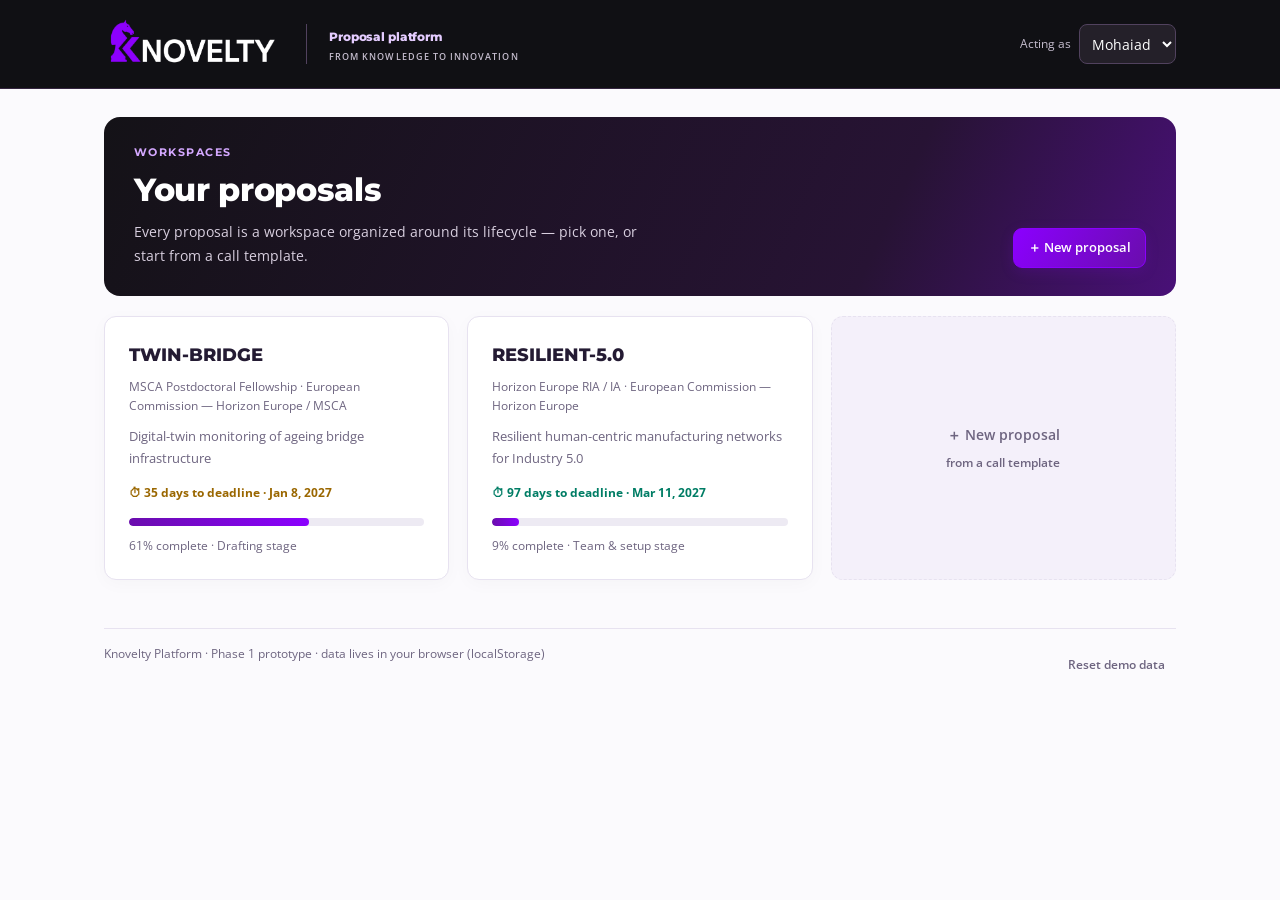
<file: index.html>
<!DOCTYPE html>
<html lang="en">
<head>
  <meta charset="UTF-8">
  <meta name="viewport" content="width=device-width, initial-scale=1.0">
  <title>Knovelty Platform — Proposals</title>
  <meta name="robots" content="noindex">
  <link rel="preconnect" href="https://fonts.googleapis.com">
  <link rel="preconnect" href="https://fonts.gstatic.com" crossorigin>
  <link href="https://fonts.googleapis.com/css2?family=Montserrat:wght@600;700;800&family=Open+Sans:wght@400;600;700&display=swap" rel="stylesheet">
  <link rel="icon" type="image/png" href="images/Logo-violette hourse.png">
  <link rel="stylesheet" href="css/platform.css">
</head>
<body>
  <a class="skip-link" href="#main-content">Skip to content</a>

  <header class="topbar">
    <div class="topbar-inner">
      <a class="brand" href="index.html">
        <img src="images/Logo-violette hourse-white text.png" alt="Knovelty">
        <span>
          <span class="b-name"><span>Proposal platform</span></span>
          <span class="b-tag">From knowledge to innovation</span>
        </span>
      </a>
      <div class="spacer"></div>
      <div class="acting">
        <span>Acting as</span>
        <select id="user-switch" aria-label="Switch demo user"></select>
      </div>
    </div>
  </header>

  <main class="wrap" id="main-content" tabindex="-1">
    <div class="page-head">
      <div>
        <div class="eyebrow">Workspaces</div>
        <h1>Your proposals</h1>
        <div class="sub">Every proposal is a workspace organized around its lifecycle — pick one, or start from a call template.</div>
      </div>
      <button class="btn primary" id="new-proposal-btn">＋ New proposal</button>
    </div>

    <div class="card-grid" id="proposal-grid"></div>

    <div class="foot-note">
      <span>Knovelty Platform · Phase 1 prototype · data lives in your browser (localStorage)</span>
      <button class="btn ghost small danger" id="reset-demo">Reset demo data</button>
    </div>
  </main>

  <div id="modal-root"></div>

  <script src="js/templates.js"></script>
  <script src="js/store.js"></script>
  <script src="js/app.js"></script>
</body>
</html>
</file>
<file: css/platform.css>
/* Knovelty Platform — self-contained stylesheet.
   Inherits only the brand identity (colors, type) from the Knovelty site;
   shares no files with it. */

:root {
  --bg: #FBFAFD;
  --surface: #FFFFFF;
  --surface-2: #F4F1FA;
  --ink: #241B33;
  --muted: #6E6580;
  --line: #E7E2F0;
  --brand: #7A00E6;
  --brand-vivid: #8B00FF;
  --brand-deep: #6A0DAD;
  --brand-soft: #F1E6FF;
  --teal: #00997A;
  --teal-soft: #D9F6EE;
  --amber: #9A6700;
  --amber-soft: #FBEED2;
  --red: #B3261E;
  --red-soft: #FBE3E1;
  --grey-chip: #EDEAF3;
  --shadow: 0 1px 3px rgba(36, 27, 51, 0.08), 0 8px 24px rgba(36, 27, 51, 0.06);
  --radius: 12px;
}

* { box-sizing: border-box; }
body {
  margin: 0;
  background: var(--bg);
  color: var(--ink);
  font-family: "Open Sans", "Segoe UI", system-ui, sans-serif;
  font-size: 15px;
  line-height: 1.55;
  -webkit-font-smoothing: antialiased;
}
h1, h2, h3, h4 { font-family: "Montserrat", "Segoe UI", system-ui, sans-serif; line-height: 1.2; margin: 0; }
button { font-family: inherit; cursor: pointer; }
input, select, textarea { font-family: inherit; font-size: 0.9rem; }
:focus-visible { outline: 2px solid var(--brand); outline-offset: 2px; }

.wrap { max-width: 1120px; margin: 0 auto; padding: 0 24px 80px; }

/* ---------- top bar ---------- */
.topbar {
  background: var(--surface);
  border-bottom: 1px solid var(--line);
  position: sticky; top: 0; z-index: 40;
}
.topbar-inner {
  max-width: 1120px; margin: 0 auto; padding: 12px 24px;
  display: flex; align-items: center; gap: 20px;
}
.brand { display: flex; align-items: center; gap: 10px; text-decoration: none; color: var(--ink); }
.brand img { height: 34px; width: 34px; object-fit: cover; border-radius: 8px; }
.brand .b-name { font-family: "Montserrat", sans-serif; font-weight: 800; font-size: 1rem; letter-spacing: -0.01em; }
.brand .b-name span { color: var(--brand); }
.brand .b-tag { display: block; font-size: 0.62rem; font-weight: 600; letter-spacing: 0.12em; text-transform: uppercase; color: var(--muted); }
.topbar .spacer { flex: 1; }
.acting { display: flex; align-items: center; gap: 8px; font-size: 0.78rem; color: var(--muted); }
.acting select {
  border: 1px solid var(--line); border-radius: 8px; padding: 5px 8px;
  background: var(--surface); color: var(--ink);
}

/* ---------- buttons ---------- */
.btn {
  border: 1px solid var(--line); background: var(--surface); color: var(--ink);
  border-radius: 9px; padding: 8px 14px; font-size: 0.84rem; font-weight: 600;
}
.btn:hover { border-color: var(--brand); color: var(--brand); }
.btn.primary { background: var(--brand); border-color: var(--brand); color: #fff; }
.btn.primary:hover { background: var(--brand-deep); border-color: var(--brand-deep); color: #fff; }
.btn.small { padding: 4px 10px; font-size: 0.76rem; border-radius: 7px; }
.btn.ghost { border-color: transparent; background: transparent; color: var(--muted); }
.btn.ghost:hover { color: var(--brand); }
.btn.danger:hover { border-color: var(--red); color: var(--red); }

/* ---------- page head ---------- */
.page-head { display: flex; align-items: flex-end; justify-content: space-between; gap: 16px; margin: 36px 0 20px; flex-wrap: wrap; }
.page-head h1 { font-size: 1.5rem; font-weight: 800; letter-spacing: -0.01em; }
.page-head .sub { color: var(--muted); font-size: 0.88rem; margin-top: 4px; }
.eyebrow {
  font-family: "Montserrat", sans-serif; font-size: 0.66rem; font-weight: 700;
  letter-spacing: 0.14em; text-transform: uppercase; color: var(--brand); margin-bottom: 6px;
}

/* ---------- status chips ---------- */
.chip {
  display: inline-flex; align-items: center; gap: 6px;
  font-family: "Montserrat", sans-serif; font-size: 0.66rem; font-weight: 700;
  letter-spacing: 0.04em; padding: 3px 10px; border-radius: 999px;
  border: none; white-space: nowrap;
}
.chip::before { content: ""; width: 7px; height: 7px; border-radius: 50%; background: currentColor; }
.chip.c-not_started { background: var(--grey-chip); color: var(--muted); }
.chip.c-drafting { background: var(--amber-soft); color: var(--amber); }
.chip.c-needs_review { background: var(--brand-soft); color: var(--brand); }
.chip.c-final { background: var(--teal-soft); color: var(--teal); }
button.chip:hover { filter: brightness(0.94); }

/* ---------- owner avatar ---------- */
.owner {
  width: 24px; height: 24px; border-radius: 50%; display: inline-grid; place-items: center;
  font-size: 0.62rem; font-weight: 700; color: #fff; border: none; flex-shrink: 0;
}
.owner.unassigned { background: transparent; color: var(--muted); border: 1.5px dashed var(--muted); }
button.owner:hover { filter: brightness(1.12); }

/* ---------- proposal cards (dashboard) ---------- */
.card-grid { display: grid; grid-template-columns: repeat(auto-fill, minmax(300px, 1fr)); gap: 18px; }
.p-card {
  background: var(--surface); border: 1px solid var(--line); border-radius: var(--radius);
  box-shadow: var(--shadow); padding: 20px; text-decoration: none; color: var(--ink);
  display: flex; flex-direction: column; gap: 6px; transition: border-color 0.15s;
}
.p-card:hover { border-color: var(--brand); }
.p-card .acr { font-family: "Montserrat", sans-serif; font-weight: 800; font-size: 1.05rem; }
.p-card .call { font-size: 0.76rem; color: var(--muted); }
.p-card .title { font-size: 0.84rem; color: var(--muted); margin-bottom: 6px; }
.p-card .deadline { font-size: 0.76rem; font-weight: 700; color: var(--teal); }
.p-card .deadline.warn { color: var(--amber); }
.p-card .deadline.late { color: var(--red); }
.p-card.new {
  border-style: dashed; background: transparent; box-shadow: none;
  align-items: center; justify-content: center; min-height: 170px;
  color: var(--muted); font-weight: 600; font-size: 0.9rem; text-align: center;
}
.p-card.new:hover { color: var(--brand); }

.meter { height: 7px; border-radius: 4px; background: var(--grey-chip); overflow: hidden; margin: 6px 0 2px; }
.meter i { display: block; height: 100%; background: var(--brand); border-radius: 4px; }
.meter-label { font-size: 0.72rem; color: var(--muted); font-variant-numeric: tabular-nums; }

/* ---------- workspace tabs ---------- */
.tabs { display: flex; gap: 4px; border-bottom: 1px solid var(--line); margin: 8px 0 24px; overflow-x: auto; }
.tab {
  border: none; background: none; padding: 10px 14px; font-size: 0.86rem; font-weight: 600;
  color: var(--muted); border-bottom: 2px solid transparent; white-space: nowrap;
}
.tab:hover { color: var(--brand); }
.tab.on { color: var(--brand); border-bottom-color: var(--brand); }
.tab .count {
  background: var(--grey-chip); color: var(--muted); border-radius: 999px;
  font-size: 0.66rem; padding: 1px 7px; margin-left: 5px; font-variant-numeric: tabular-nums;
}

/* ---------- overview ---------- */
.tile-grid { display: grid; grid-template-columns: repeat(auto-fit, minmax(160px, 1fr)); gap: 14px; margin-bottom: 20px; }
.tile { background: var(--surface); border: 1px solid var(--line); border-radius: var(--radius); padding: 16px; }
.tile .big { font-family: "Montserrat", sans-serif; font-size: 1.6rem; font-weight: 800; font-variant-numeric: tabular-nums; }
.tile .lbl { font-size: 0.74rem; color: var(--muted); margin-top: 2px; }
.tile .extra { font-size: 0.7rem; font-weight: 700; margin-top: 8px; }
.tile .extra.warn { color: var(--amber); }
.tile .extra.ok { color: var(--teal); }

.panel { background: var(--surface); border: 1px solid var(--line); border-radius: var(--radius); padding: 18px 20px; margin-bottom: 20px; }
.panel h3 { font-size: 0.78rem; font-weight: 700; text-transform: uppercase; letter-spacing: 0.1em; color: var(--muted); margin-bottom: 14px; display: flex; justify-content: space-between; align-items: center; }

/* pipeline */
.pipeline-scroll { overflow-x: auto; padding-bottom: 6px; }
.pipeline { display: flex; min-width: 720px; }
.stage { flex: 1; padding-right: 16px; position: relative; }
.stage .dot-row { display: flex; align-items: center; margin-bottom: 8px; }
.stage .dot { width: 13px; height: 13px; border-radius: 50%; background: var(--line); flex-shrink: 0; box-shadow: 0 0 0 4px var(--surface-2); }
.stage.done .dot { background: var(--teal); box-shadow: 0 0 0 4px var(--teal-soft); }
.stage.current .dot { background: var(--brand); box-shadow: 0 0 0 4px var(--brand-soft); }
.stage .bar { height: 2px; background: var(--line); flex: 1; margin-left: 6px; }
.stage.done .bar { background: var(--teal-soft); }
.stage .s-name { font-family: "Montserrat", sans-serif; font-weight: 700; font-size: 0.76rem; }
.stage.current .s-name { color: var(--brand); }
.stage.done .s-name { color: var(--teal); }
.stage .s-when { font-size: 0.66rem; color: var(--muted); }

/* activity + review queue */
.feed { list-style: none; margin: 0; padding: 0; font-size: 0.8rem; }
.feed li { display: flex; gap: 10px; padding: 7px 0; border-bottom: 1px solid var(--line); align-items: baseline; }
.feed li:last-child { border-bottom: none; }
.feed .who { font-weight: 700; flex-shrink: 0; }
.feed .when { margin-left: auto; color: var(--muted); font-size: 0.68rem; flex-shrink: 0; }
.feed .txt { color: var(--muted); }
.feed .txt b { color: var(--ink); }

.two-col { display: grid; grid-template-columns: 1fr 1fr; gap: 20px; align-items: start; }
@media (max-width: 860px) { .two-col { grid-template-columns: 1fr; } }

/* ---------- documents ---------- */
.doc-group { margin-bottom: 26px; }
.doc-group h3 { font-size: 0.76rem; font-weight: 700; text-transform: uppercase; letter-spacing: 0.1em; color: var(--muted); margin-bottom: 10px; }
.doc-row {
  display: flex; align-items: center; gap: 12px;
  background: var(--surface); border: 1px solid var(--line); border-radius: 10px;
  padding: 10px 14px; margin-bottom: 8px; font-size: 0.84rem;
}
.doc-row.overdue { border-left: 3px solid var(--red); }
.doc-row .d-main { min-width: 0; flex: 1; }
.doc-row .d-title { font-weight: 600; }
.doc-row .d-note { font-size: 0.72rem; color: var(--muted); }
.doc-row .d-note a { color: var(--brand); text-decoration: none; }
.doc-row .d-note a:hover { text-decoration: underline; }
.doc-row .d-note .due-late { color: var(--red); font-weight: 700; }
.doc-row .d-actions { display: flex; align-items: center; gap: 10px; flex-shrink: 0; }

/* ---------- kanban ---------- */
.kanban { display: grid; grid-template-columns: repeat(4, 1fr); gap: 14px; }
@media (max-width: 900px) { .kanban { grid-template-columns: repeat(2, 1fr); } }
.kan-col { background: var(--surface-2); border: 1px solid var(--line); border-radius: var(--radius); padding: 10px; min-height: 200px; }
.kan-col.drag-over { border-color: var(--brand); background: var(--brand-soft); }
.kan-col .head {
  display: flex; justify-content: space-between; align-items: center;
  font-family: "Montserrat", sans-serif; font-size: 0.66rem; font-weight: 700;
  text-transform: uppercase; letter-spacing: 0.06em; color: var(--muted); padding: 4px 6px 10px;
}
.kan-card {
  background: var(--surface); border: 1px solid var(--line); border-radius: 9px;
  padding: 10px 12px; margin-bottom: 8px; font-size: 0.78rem; cursor: grab;
}
.kan-card:hover { border-color: var(--brand); }
.kan-card.dragging { opacity: 0.5; }
.kan-card.over-budget { border-color: var(--amber); }
.kan-card .kc-t { font-weight: 700; margin-bottom: 6px; }
.kan-card .kc-m { display: flex; justify-content: space-between; align-items: center; color: var(--muted); font-size: 0.68rem; font-variant-numeric: tabular-nums; gap: 6px; }
.kan-card .pages.over { color: var(--amber); font-weight: 700; }
.kan-card .cmt { color: var(--muted); }

/* ---------- canvas ---------- */
.canvas-zone { display: grid; grid-template-columns: repeat(3, 1fr); gap: 16px; }
@media (max-width: 860px) { .canvas-zone { grid-template-columns: 1fr; } }
.crit-col { border: 1.5px dashed var(--line); border-radius: var(--radius); padding: 12px; }
.crit-col .head {
  font-family: "Montserrat", sans-serif; font-size: 0.68rem; font-weight: 700;
  text-transform: uppercase; letter-spacing: 0.08em; color: var(--brand);
  margin-bottom: 10px; display: flex; justify-content: space-between; align-items: center;
}
.sticky {
  border-radius: 8px; padding: 10px 12px; font-size: 0.78rem; line-height: 1.5;
  margin-bottom: 10px; box-shadow: 0 1px 2px rgba(36,27,51,0.12);
  background: var(--amber-soft);
}
.sticky.by-lr { background: var(--brand-soft); }
.sticky.by-sk { background: var(--teal-soft); }
.sticky.promoted { outline: 1.5px solid var(--teal); }
.sticky .s-foot { display: flex; align-items: center; gap: 8px; margin-top: 8px; }
.sticky .who { font-size: 0.62rem; color: var(--muted); font-weight: 700; }
.sticky .promo { font-size: 0.62rem; color: var(--teal); font-weight: 700; }
.sticky .s-foot .spacer { flex: 1; }
.sticky-add {
  width: 100%; border: 1.5px dashed var(--line); background: transparent; color: var(--muted);
  border-radius: 8px; padding: 8px; font-size: 0.76rem; font-weight: 600;
}
.sticky-add:hover { color: var(--brand); border-color: var(--brand); }

/* ---------- timeline ---------- */
.mile-row {
  display: flex; align-items: center; gap: 14px;
  background: var(--surface); border: 1px solid var(--line); border-radius: 10px;
  padding: 12px 16px; margin-bottom: 8px; font-size: 0.86rem;
}
.mile-row.done { opacity: 0.6; }
.mile-row.late { border-left: 3px solid var(--red); }
.mile-row input[type="checkbox"] { width: 17px; height: 17px; accent-color: var(--teal); }
.mile-row .m-name { flex: 1; font-weight: 600; }
.mile-row .m-name.done-txt { text-decoration: line-through; }
.mile-row .m-date { color: var(--muted); font-size: 0.76rem; font-variant-numeric: tabular-nums; }
.mile-row .m-date .late-txt { color: var(--red); font-weight: 700; }
.mile-row .m-auto { font-size: 0.62rem; color: var(--muted); background: var(--grey-chip); border-radius: 999px; padding: 2px 8px; }

/* ---------- modal ---------- */
.modal-back {
  position: fixed; inset: 0; background: rgba(36, 27, 51, 0.45);
  display: grid; place-items: center; z-index: 100; padding: 20px;
}
.modal {
  background: var(--surface); border-radius: 14px; box-shadow: var(--shadow);
  width: 100%; max-width: 520px; max-height: 86vh; overflow-y: auto; padding: 24px;
}
.modal h2 { font-size: 1.1rem; font-weight: 800; margin-bottom: 16px; }
.modal label { display: block; font-size: 0.76rem; font-weight: 700; color: var(--muted); margin: 14px 0 4px; }
.modal input[type="text"], .modal input[type="date"], .modal input[type="url"],
.modal input[type="number"], .modal select, .modal textarea {
  width: 100%; border: 1px solid var(--line); border-radius: 9px; padding: 9px 12px;
  background: var(--bg); color: var(--ink);
}
.modal textarea { min-height: 110px; resize: vertical; }
.modal .modal-actions { display: flex; justify-content: flex-end; gap: 10px; margin-top: 22px; }
.modal .hint { font-size: 0.72rem; color: var(--muted); margin-top: 4px; }

/* comments inside item modal */
.cmt-list { list-style: none; margin: 8px 0; padding: 0; }
.cmt-list li { border-top: 1px solid var(--line); padding: 10px 0; font-size: 0.82rem; }
.cmt-list .c-head { display: flex; gap: 8px; align-items: center; margin-bottom: 3px; }
.cmt-list .c-who { font-weight: 700; font-size: 0.76rem; }
.cmt-list .c-when { color: var(--muted); font-size: 0.66rem; }
.cmt-list .c-verdict { font-size: 0.64rem; font-weight: 800; border-radius: 999px; padding: 2px 8px; }
.cmt-list .c-verdict.approve { background: var(--teal-soft); color: var(--teal); }
.cmt-list .c-verdict.changes { background: var(--amber-soft); color: var(--amber); }
.review-actions { display: flex; gap: 10px; margin-top: 12px; padding: 12px; background: var(--brand-soft); border-radius: 10px; align-items: center; font-size: 0.78rem; }

.empty { color: var(--muted); font-size: 0.84rem; padding: 18px 0; text-align: center; }
.foot-note { margin-top: 48px; padding-top: 16px; border-top: 1px solid var(--line); color: var(--muted); font-size: 0.76rem; display: flex; justify-content: space-between; flex-wrap: wrap; gap: 10px; }

/* Website brand alignment: original wordmark, black/purple framing and readable work surfaces. */
:root { --brand: #8B00FF; --teal: #007D65; }
.topbar { background: #101014; border-bottom: 1px solid #34253f; }
.topbar-inner { min-height: 88px; }
.brand { gap: 22px; color: #fff; }
.brand img { width: 180px; height: auto; object-fit: contain; border-radius: 0; }
.brand > span { border-left: 1px solid #51425e; padding-left: 22px; }
.brand .b-name { font-size: .78rem; }
.brand .b-name span { color: #e4ccff; }
.brand .b-tag { color: #c5bdce; font-size: .55rem; margin-top: 4px; }
.acting { color: #c5bdce; }
.acting select { min-height: 40px; background: #242029; color: #fff; border-color: #51425e; }
.page-head { padding: 28px 30px; border-radius: 16px; background: linear-gradient(115deg, #141217, #271334 72%, #491078); color: #fff; margin-top: 28px; gap: 24px; }
.page-head > div { min-width: 0; }
.page-head h1 { font-size: clamp(1.5rem, 3vw, 2rem); overflow-wrap: anywhere; }
.page-head .sub { color: #d8cfdf; max-width: 66ch; margin-top: 10px; line-height: 1.7; }
.page-head .eyebrow { color: #d4a8ff; margin-bottom: 10px; }
/* Workspace inline status colors use these locally scoped accessible variants. */
.page-head { --muted: #d8cfdf; --red: #ffb4ad; --amber: #ffcf7e; --teal: #79e0c2; }
.btn { min-height: 40px; transition: background-color .15s, border-color .15s; }
.btn.primary { background: linear-gradient(120deg, #8B00FF, #6A0DAD); box-shadow: 0 4px 14px #8b00ff26; }
.btn.primary:hover { background: #6A0DAD; }
.p-card { padding: 24px; gap: 9px; box-shadow: 0 4px 18px #241b3307; }
.p-card:hover { box-shadow: 0 6px 24px #6a0dad16; }
.p-card .acr { font-size: 1.15rem; }
.p-card .title { line-height: 1.65; }
.p-card.new { background: #f4f0fa; }
.meter { height: 8px; }
.meter i { background: linear-gradient(90deg, #6A0DAD, #8B00FF); }
.tabs { gap: 6px; padding: 5px; background: #fff; border: 1px solid var(--line); border-radius: 12px; }
.tab { min-height: 44px; border-radius: 8px; }
.tab.on { background: var(--brand-soft); border-bottom-color: var(--brand); }
.doc-row .d-note { overflow-wrap: anywhere; }
.skip-link { position: fixed; top: -100px; left: 16px; z-index: 200; padding: 12px 20px; background: #fff; color: #6A0DAD; border-radius: 8px; }
.skip-link:focus { top: 12px; }
.topbar :focus-visible, .page-head :focus-visible { outline-color: #dfb6ff; }
@media (max-width: 600px) {
  .wrap { padding: 0 16px 48px; }
  .topbar-inner { padding: 14px 16px; flex-wrap: wrap; gap: 12px; }
  .brand { gap: 12px; }
  .brand img { width: 148px; }
  .brand > span { padding-left: 12px; }
  .brand .b-tag { display: none; }
  .topbar .spacer { display: none; }
  .acting { width: 100%; justify-content: space-between; }
  .acting select { max-width: 70%; }
  .page-head { padding: 24px 20px; margin-top: 20px; }
  .page-head > .btn { width: 100%; }
  .card-grid { grid-template-columns: minmax(0, 1fr); }
  .kanban { grid-template-columns: minmax(0, 1fr); }
  .doc-row, .mile-row { flex-wrap: wrap; gap: 10px; }
  .doc-row .d-main { flex-basis: 100%; }
  .doc-row .d-actions { flex-wrap: wrap; }
  .mile-row .m-name { flex-basis: 65%; }
  .feed li { flex-wrap: wrap; }
  .feed .txt { flex: 1; min-width: 150px; }
  .review-actions { flex-wrap: wrap; }
  .btn.small, button.chip, button.owner { min-height: 36px; }
  button.owner { min-width: 36px; }
  .modal { padding: 20px; }
}
@media (prefers-reduced-motion: reduce) {
  *, *::before, *::after { transition: none !important; scroll-behavior: auto !important; }
}
@media (max-width: 600px) {
  .panel h3 { flex-wrap: wrap; gap: 12px; }
  .panel h3 > span { display: flex; flex-wrap: wrap; gap: 8px; }
}
</file>
